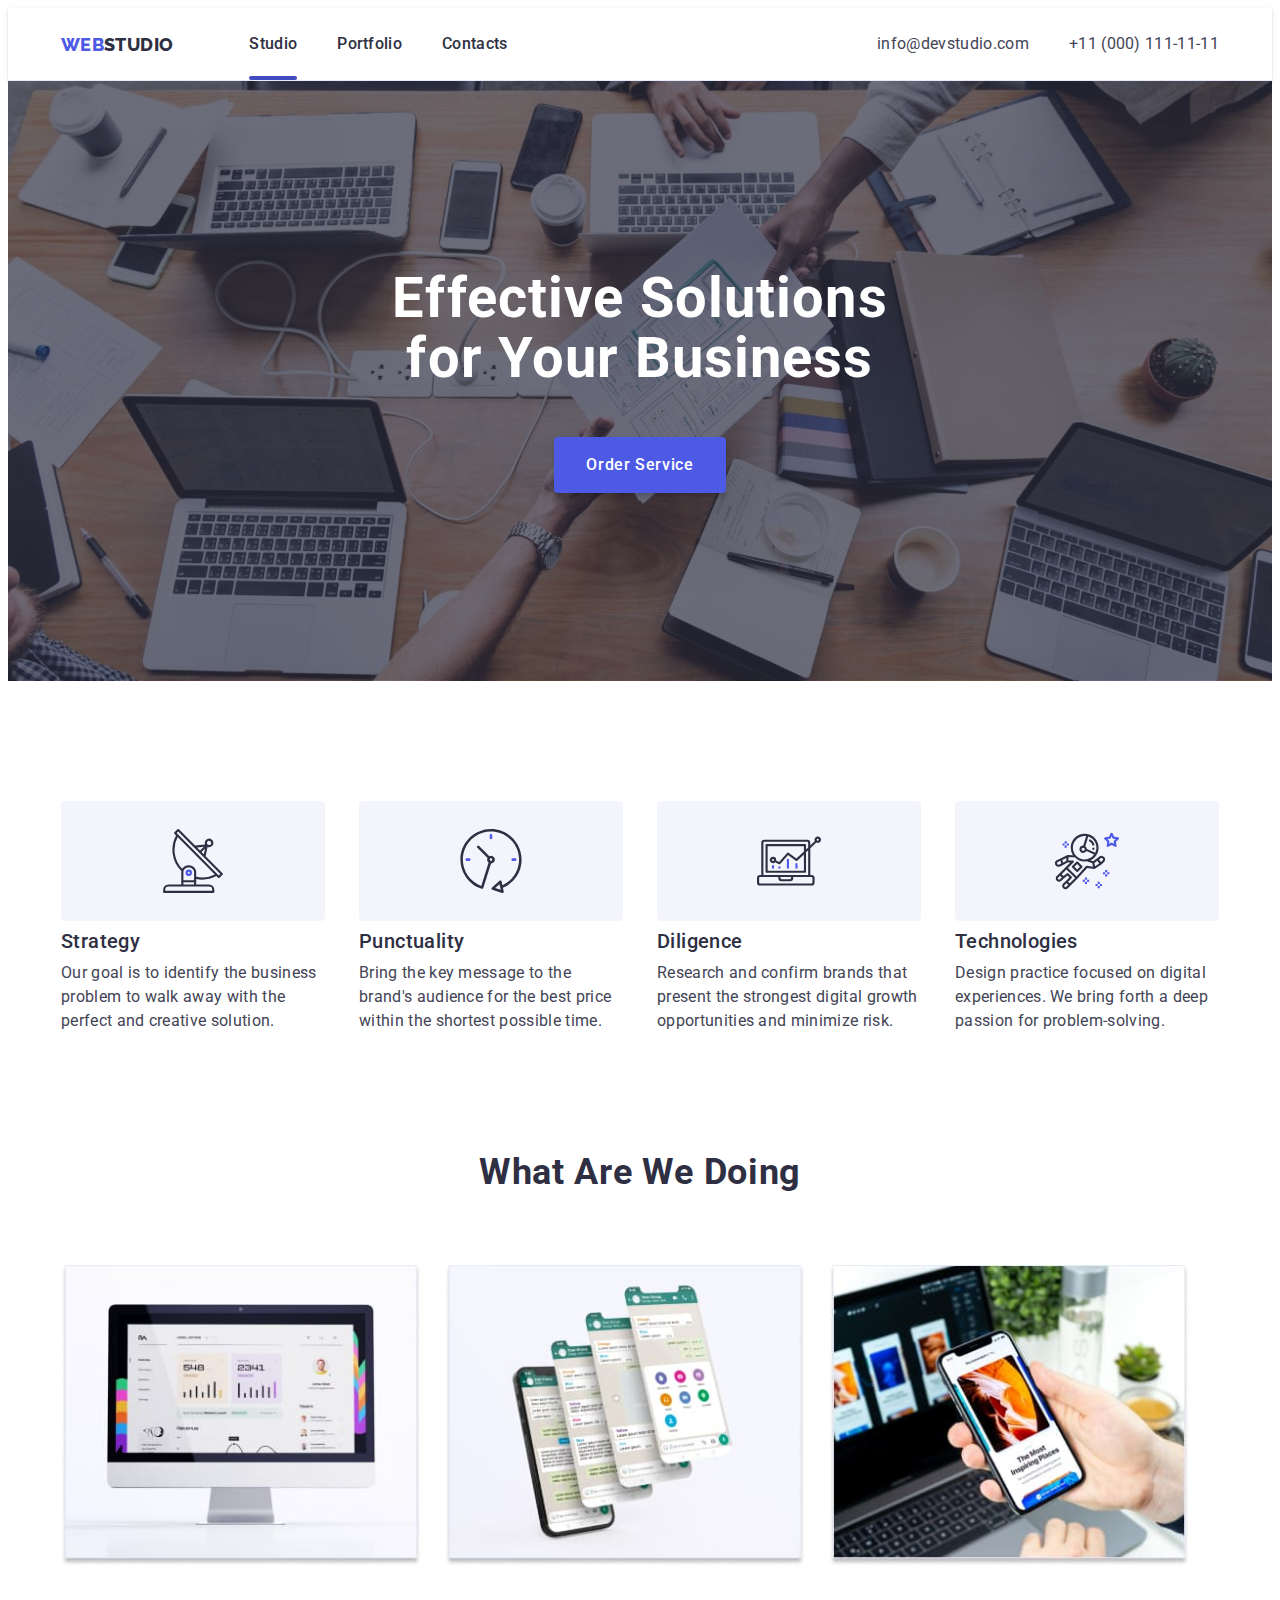
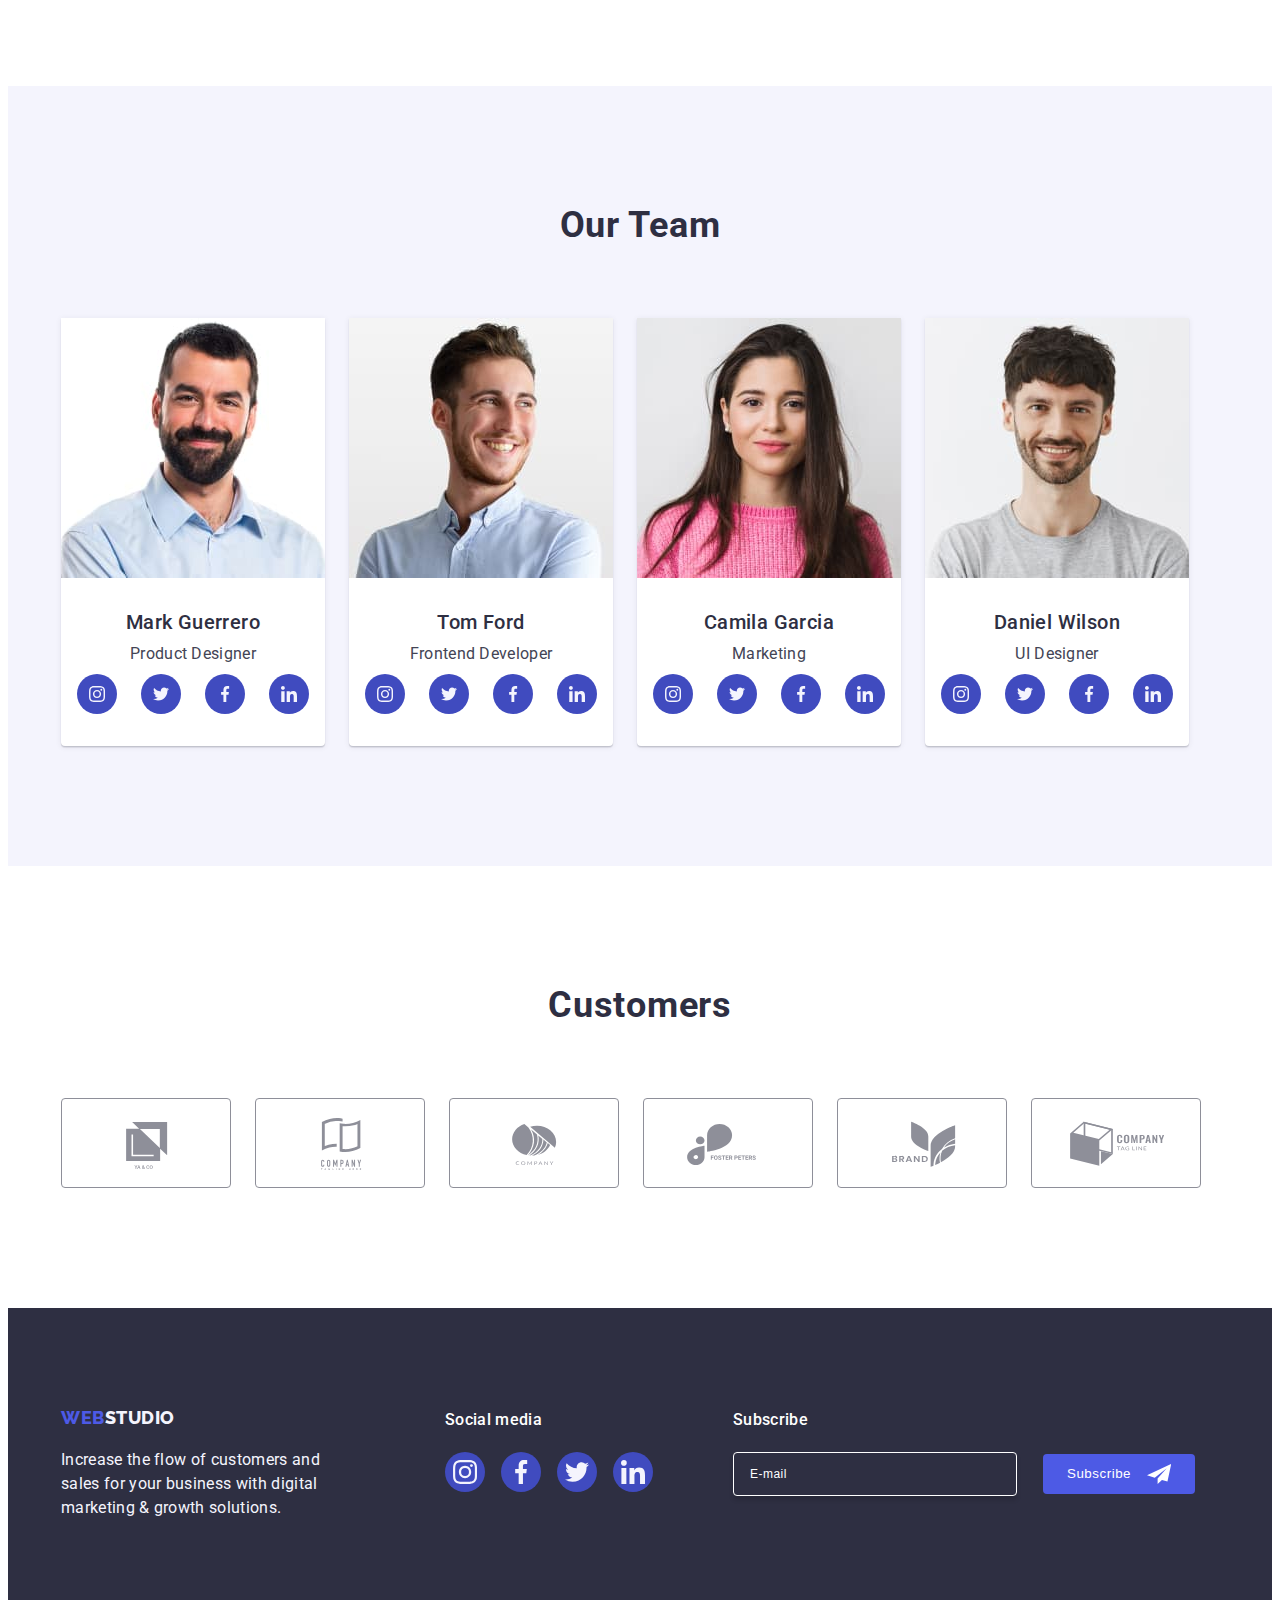
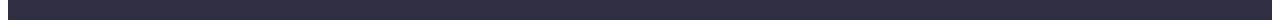
<file: index.html>
<!DOCTYPE html>
<html lang="en">
  <head>
    <meta charset="UTF-8" />
    <meta http-equiv="X-UA-Compatible" content="IE=edge" />
    <meta name="viewport" content="width=device-width, initial-scale=1.0" />
    <title>WebStudio</title>
    <link
      rel="stylesheet"
      href="https://cdnjs.cloudflare.com/ajax/libs/modern-normalize/2.0.0/modern-normalize.css"
      integrity="sha512-gA2Bvu0/hw4oj0Lp8ZHjK+o3S4BE5m8d/wNVy6ktKLhHKPpWLQwv9ixzuWirWOakoJqlBdePq2NhoCaUOQ5npQ=="
      crossorigin="anonymous"
      referrerpolicy="no-referrer"
    />
    <link rel="stylesheet" href="./css/styles.css" />
    <link rel="preconnect" href="https://fonts.googleapis.com" />
    <link rel="preconnect" href="https://fonts.gstatic.com" crossorigin />
    <link
      href="https://fonts.googleapis.com/css2?family=Raleway:wght@800&family=Roboto:wght@400;500;700;900&display=swap"
      rel="stylesheet"
    />
  </head>
  <body>
    <header class="header">
      <div class="container header-wrapper">
        <nav class="nav">
          <a href="./index.html" class="logo-header"
            ><span class="web">web</span>studio</a
          >
          <ul class="site-nav">
            <li>
              <a class="link" href="./index.html">Studio</a>
              <div class="underline"></div>
            </li>
            <li><a class="link" href="./portfolio.html">Portfolio</a></li>
            <li><a class="link" href="#">Contacts</a></li>
          </ul>
        </nav>
        <address class="contact-links">
          <ul class="address">
            <li>
              <a class="contact" href="mailto:info@devstudio.com"
                >info@devstudio.com</a
              >
            </li>
            <li>
              <a class="contact" href="tel:+110001111111"
                >+11 (000) 111-11-11</a
              >
            </li>
          </ul>
        </address>
      </div>
    </header>
    <main>
      <section class="first-section section">
        <div class="container">
          <h1 class="header-primary">
            Effective Solutions <br />
            for Your Business
          </h1>
          <button class="button-main-page" type="button" data-modal-open>
            Order Service
          </button>
        </div>
      </section>
      <section class="section second-section">
        <div class="container">
          <h2 class="visually-hidden">index</h2>
          <ul class="our-values">
            <li class="our-values-list-item">
              <div class="icon-our-values">
                <svg
                  xmlns="http://www.w3.org/2000/svg"
                  width="64px"
                  height="64px"
                  class="our-values-icon"
                >
                  <use href="./images/icons.svg#icon-antenna-1"></use>
                </svg>
              </div>
              <h3 class="header-tertiary">Strategy</h3>
              <p class="text">
                Our goal is to identify the business problem to walk away with
                the perfect and creative solution.
              </p>
            </li>
            <li class="our-values-list-item">
              <div class="icon-our-values">
                <svg
                  xmlns="http://www.w3.org/2000/svg"
                  width="64px"
                  height="64px"
                  class="our-values-icon"
                >
                  <use href="./images/icons.svg#icon-clock-1"></use>
                </svg>
              </div>
              <h3 class="header-tertiary">Punctuality</h3>
              <p class="text">
                Bring the key message to the brand's audience for the best price
                within the shortest possible time.
              </p>
            </li>
            <li class="our-values-list-item">
              <div class="icon-our-values">
                <svg
                  xmlns="http://www.w3.org/2000/svg"
                  width="64px"
                  height="64px"
                  class="our-values-icon"
                >
                  <use href="./images/icons.svg#icon-diagram-1"></use>
                </svg>
              </div>
              <h3 class="header-tertiary">Diligence</h3>
              <p class="text">
                Research and confirm brands that present the strongest digital
                growth opportunities and minimize risk.
              </p>
            </li>
            <li class="our-values-list-item">
              <div class="icon-our-values">
                <svg
                  xmlns="http://www.w3.org/2000/svg"
                  width="64px"
                  height="64px"
                  class="our-values-icon"
                >
                  <use href="./images/icons.svg#icon-astronaut-1"></use>
                </svg>
              </div>
              <h3 class="header-tertiary">Technologies</h3>
              <p class="text">
                Design practice focused on digital experiences. We bring forth a
                deep passion for problem-solving.
              </p>
            </li>
          </ul>
        </div>
      </section>
      <section class="section third-section">
        <div class="container">
          <h2 class="header-secondary">What are we doing</h2>
          <ul class="header-secondary-list">
            <li class="photo">
              <img
                src="images/img1.jpg"
                alt="a computer monitor displaying some data"
                width="360"
                height="300"
              />
            </li>
            <li class="photo">
              <img
                src="images/img2.jpg"
                alt="a smartphone with four separate whatsapp's conversations"
                width="360"
                height="300"
              />
            </li>
            <li class="photo">
              <img
                src="images/img3.jpg"
                alt="a hand holding a smartphone above a laptop"
                width="360"
                height="300"
              />
            </li>
          </ul>
        </div>
      </section>
      <section class="fourth-section section">
        <div class="container">
          <h2 class="header-secondary">Our team</h2>
          <ul class="team">
            <li class="employees">
              <img
                src="images/img4.jpg"
                alt="a bearded man wearing shirt"
                width="264"
                height="260"
              />
              <div class="card-content">
                <h3 class="name">Mark Guerrero</h3>
                <p class="profession">Product Designer</p>
                <ul class="our-team-icons-ul">
                  <li class="icons-our-team">
                    <a class="our-team-link" href="#" target="blank">
                      <svg
                        xmlns="http://www.w3.org/2000/svg"
                        width="14px"
                        height="14px"
                        class="icon-our-team"
                      >
                        <use
                          href="./images/icons.svg#icon-instagram-2"
                        ></use></svg
                    ></a>
                  </li>
                  <li class="icons-our-team">
                    <a class="our-team-link" href="#" target="blank">
                      <svg
                        xmlns="http://www.w3.org/2000/svg"
                        width="14px"
                        height="14px"
                        class="icon-our-team"
                      >
                        <use href="./images/icons.svg#icon-twitter-1"></use>
                      </svg>
                    </a>
                  </li>
                  <li class="icons-our-team">
                    <a class="our-team-link" href="#" target="blank">
                      <svg
                        xmlns="http://www.w3.org/2000/svg"
                        width="14px"
                        height="14px"
                        class="icon-our-team"
                      >
                        <use
                          href="./images/icons.svg#icon-facebook-1"
                        ></use></svg
                    ></a>
                  </li>
                  <li class="icons-our-team">
                    <a class="our-team-link" href="#" target="blank">
                      <svg
                        xmlns="http://www.w3.org/2000/svg"
                        width="14px"
                        height="14px"
                        class="icon-our-team"
                      >
                        <use
                          href="./images/icons.svg#icon-linkedin-1"
                        ></use></svg
                    ></a>
                  </li>
                </ul>
              </div>
            </li>
            <li class="employees">
              <img
                src="images/img5.jpg"
                alt="a smiling man not looking into the camera"
                width="264"
                height="260"
              />
              <div class="card-content">
                <h3 class="name">Tom Ford</h3>
                <p class="profession">Frontend Developer</p>
                <ul class="our-team-icons-ul">
                  <li class="icons-our-team">
                    <a class="our-team-link" href="#" target="blank">
                      <svg
                        xmlns="http://www.w3.org/2000/svg"
                        width="14px"
                        height="14px"
                        class="icon-our-team"
                      >
                        <use
                          href="./images/icons.svg#icon-instagram-2"
                        ></use></svg
                    ></a>
                  </li>
                  <li class="icons-our-team">
                    <a class="our-team-link" href="#" target="blank">
                      <svg
                        xmlns="http://www.w3.org/2000/svg"
                        width="14px"
                        height="14px"
                        class="icon-our-team"
                      >
                        <use
                          href="./images/icons.svg#icon-twitter-1"
                        ></use></svg
                    ></a>
                  </li>
                  <li class="icons-our-team">
                    <a class="our-team-link" href="#" target="blank">
                      <svg
                        xmlns="http://www.w3.org/2000/svg"
                        width="14px"
                        height="14px"
                        class="icon-our-team"
                      >
                        <use
                          href="./images/icons.svg#icon-facebook-1"
                        ></use></svg
                    ></a>
                  </li>
                  <li class="icons-our-team">
                    <a class="our-team-link" href="#" target="blank">
                      <svg
                        xmlns="http://www.w3.org/2000/svg"
                        width="14px"
                        height="14px"
                        class="icon-our-team"
                      >
                        <use
                          href="./images/icons.svg#icon-linkedin-1"
                        ></use></svg
                    ></a>
                  </li>
                </ul>
              </div>
            </li>
            <li class="employees">
              <img
                src="images/img6.jpg"
                alt="a woman with dark hair"
                width="264"
                height="260"
              />
              <div class="card-content">
                <h3 class="name">Camila Garcia</h3>
                <p class="profession">Marketing</p>
                <ul class="our-team-icons-ul">
                  <li class="icons-our-team">
                    <a class="our-team-link" href="#" target="blank">
                      <svg
                        xmlns="http://www.w3.org/2000/svg"
                        width="14px"
                        height="14px"
                        class="icon-our-team"
                      >
                        <use
                          href="./images/icons.svg#icon-instagram-2"
                        ></use></svg
                    ></a>
                  </li>
                  <li class="icons-our-team">
                    <a class="our-team-link" href="#" target="blank">
                      <svg
                        xmlns="http://www.w3.org/2000/svg"
                        width="14px"
                        height="14px"
                        class="icon-our-team"
                      >
                        <use
                          href="./images/icons.svg#icon-twitter-1"
                        ></use></svg
                    ></a>
                  </li>
                  <li class="icons-our-team">
                    <a class="our-team-link" href="#" target="blank">
                      <svg
                        xmlns="http://www.w3.org/2000/svg"
                        class="icon-our-team"
                        width="14px"
                        height="14px"
                      >
                        <use
                          href="./images/icons.svg#icon-facebook-1"
                        ></use></svg
                    ></a>
                  </li>
                  <li class="icons-our-team">
                    <a class="our-team-link" href="#" target="blank">
                      <svg
                        xmlns="http://www.w3.org/2000/svg"
                        width="14px"
                        height="14px"
                        class="icon-our-team"
                      >
                        <use
                          href="./images/icons.svg#icon-linkedin-1"
                        ></use></svg
                    ></a>
                  </li>
                </ul>
              </div>
            </li>
            <li class="employees">
              <img
                src="images/img7.jpg"
                alt="a smiling man wearing a T-shirt"
                width="264"
                height="260"
              />
              <div class="card-content">
                <h3 class="name">Daniel Wilson</h3>
                <p class="profession">UI Designer</p>
                <ul class="our-team-icons-ul">
                  <li class="icons-our-team">
                    <a class="our-team-link" href="#" target="blank">
                      <svg
                        xmlns="http://www.w3.org/2000/svg"
                        class="icon-our-team"
                      >
                        <use
                          href="./images/icons.svg#icon-instagram-2"
                        ></use></svg
                    ></a>
                  </li>
                  <li class="icons-our-team">
                    <a class="our-team-link" href="#" target="blank">
                      <svg
                        xmlns="http://www.w3.org/2000/svg"
                        width="14px"
                        height="14px"
                        class="icon-our-team"
                      >
                        <use
                          href="./images/icons.svg#icon-twitter-1"
                        ></use></svg
                    ></a>
                  </li>
                  <li class="icons-our-team">
                    <a class="our-team-link" href="#" target="blank">
                      <svg
                        xmlns="http://www.w3.org/2000/svg"
                        width="14px"
                        height="14px"
                        class="icon-our-team"
                      >
                        <use
                          href="./images/icons.svg#icon-facebook-1"
                        ></use></svg
                    ></a>
                  </li>
                  <li class="icons-our-team">
                    <a class="our-team-link" href="#" target="blank">
                      <svg
                        xmlns="http://www.w3.org/2000/svg"
                        width="14px"
                        height="14px"
                        class="icon-our-team"
                      >
                        <use
                          href="./images/icons.svg#icon-linkedin-1"
                        ></use></svg
                    ></a>
                  </li>
                </ul>
              </div>
            </li>
          </ul>
        </div>
      </section>
      <section class="section fifth-section">
        <div class="container">
          <h2 class="header-secondary">Customers</h2>
          <ul class="icons-customers">
            <li>
              <a class="customers-icons-link" href="#" target="blank">
                <svg
                  class="customers-icon"
                  xmlns="http://www.w3.org/2000/svg"
                  width="168px"
                  height="88px"
                >
                  <use href="./images/icons.svg#icon-Client-1"></use></svg
              ></a>
            </li>
            <li>
              <a class="customers-icons-link" href="#" target="blank">
                <svg
                  class="customers-icon"
                  xmlns="http://www.w3.org/2000/svg"
                  width="168px"
                  height="88px"
                >
                  <use href="./images/icons.svg#icon-Client-2"></use></svg
              ></a>
            </li>
            <li>
              <a class="customers-icons-link" href="#" target="blank">
                <svg
                  class="customers-icon"
                  xmlns="http://www.w3.org/2000/svg"
                  width="168px"
                  height="88px"
                >
                  <use href="./images/icons.svg#icon-Client-3"></use></svg
              ></a>
            </li>
            <li>
              <a class="customers-icons-link" href="#" target="blank">
                <svg
                  class="customers-icon"
                  xmlns="http://www.w3.org/2000/svg"
                  width="168px"
                  height="88px"
                >
                  <use href="./images/icons.svg#icon-Client-4"></use></svg
              ></a>
            </li>
            <li>
              <a class="customers-icons-link" href="#" target="blank">
                <svg
                  class="customers-icon"
                  xmlns="http://www.w3.org/2000/svg"
                  width="168px"
                  height="88px"
                >
                  <use href="./images/icons.svg#icon-Client-5"></use></svg
              ></a>
            </li>
            <li>
              <a class="customers-icons-link" href="#" target="blank">
                <svg
                  class="customers-icon"
                  xmlns="http://www.w3.org/2000/svg"
                  width="168px"
                  height="88px"
                >
                  <use href="./images/icons.svg#icon-Client-6"></use></svg
              ></a>
            </li>
          </ul>
        </div>
      </section>
    </main>
    <footer class="footer">
      <div class="container footer-div">
        <div class="footer-first-part">
          <a href="./index.html" class="logo-footer"
            ><span class="web">web</span>studio</a
          >
          <p class="text-footer">
            Increase the flow of customers and sales for your business with
            digital marketing & growth solutions.
          </p>
        </div>
        <div>
          <p class="header-footer">Social media</p>
          <ul class="footer-list">
            <li class="list-footer-item">
              <a class="footer-link" href="#">
                <svg
                  xmlns="http://www.w3.org/2000/svg"
                  width="24px"
                  height="24px"
                  class="icon-social-footer"
                >
                  <use href="./images/icons.svg#icon-instagram-2"></use></svg
              ></a>
            </li>
            <li class="list-footer-item">
              <a class="footer-link" href="#">
                <svg
                  xmlns="http://www.w3.org/2000/svg"
                  width="24px"
                  height="24px"
                  class="icon-social-footer"
                >
                  <use href="./images/icons.svg#icon-facebook-1"></use></svg
              ></a>
            </li>
            <li class="list-footer-item">
              <a class="footer-link" href="#">
                <svg
                  xmlns="http://www.w3.org/2000/svg"
                  width="24px"
                  height="24px"
                  class="icon-social-footer"
                >
                  <use href="./images/icons.svg#icon-twitter-1"></use></svg
              ></a>
            </li>
            <li class="list-footer-item">
              <a class="footer-link" href="#">
                <svg
                  xmlns="http://www.w3.org/2000/svg"
                  width="24px"
                  height="24px"
                  class="icon-social-footer"
                >
                  <use href="./images/icons.svg#icon-linkedin-1"></use></svg
              ></a>
            </li>
          </ul>
        </div>
        <div class="subscribe">
          <p class="header-footer">Subscribe</p>
          <form>
            <label for="user_email"></label>
            <input
              class="input-footer"
              type="email"
              name="email"
              id="user_email"
              placeholder="E-mail"
            />
            <button class="button-footer" type="submit">
              Subscribe
              <svg
                xmlns="http://www.w3.org/2000/svg"
                width="24"
                height="24"
                class="icon-subscribe"
              >
                <use href="./images/icons.svg#icon-icon-send"></use>
              </svg>
            </button>
          </form>
        </div>
      </div>
    </footer>
    <div class="backdrop is-hidden" data-modal>
      <div class="modal">
        <button type="button" class="modal-close" data-modal-close>
          <svg width="8px" height="8px">
            <use href="./images/icons.svg#icon-close-black-18dp-2-1"></use>
          </svg>
        </button>
        <form autocomplete="on" class="form-style" name="contacts">
          <p class="modal-header">
            Leave your contacts and we will call you back
          </p>
          <div class="modal-input">
            <div class="modal-input-style">
              <label for="name" class="first-label labels"> Name </label>
              <input
                class="input-style"
                id="name"
                type="text"
                name="name"
                required
              />
              <svg width="18" height="18" class="icons-modal">
                <use href="./images/icons.svg#icon-person-black-18dp-1"></use>
              </svg>
            </div>
            <div class="modal-input-style">
              <label for="phone" class="second-label labels">Phone</label>
              <input
                class="input-style"
                id="phone"
                type="number"
                name="phone-number"
                required
              />
              <svg width="18" height="24" class="icons-modal">
                <use href="./images/icons.svg#icon-phone-black-18dp-1"></use>
              </svg>
            </div>
            <div class="modal-input-style">
              <label for="mail" class="third-label labels">E-mail</label>
              <input
                class="input-style"
                id="mail"
                type="email"
                name="e-mail-address"
                required
              />
              <svg width="18" height="24" class="icons-modal">
                <use href="./images/icons.svg#icon-email-black-18dp-1"></use>
              </svg>
            </div>
            <label for="comment" class="last-label labels">Comment</label>
            <textarea
              id="comment"
              name="comment"
              placeholder="Text input"
              class="textarea"
            ></textarea>
          </div>
          <label class="checkbox-label">
            <input
              class="hidden-checkbox"
              type="checkbox"
              name="accept"
              required
            />
            <svg class="checkbox-icon-default" width="16px" height="15px">
              <use href="./images/icons.svg#icon-Property-1Default"></use>
            </svg>
            <svg class="checkbox-icon-click" width="16px" height="15px">
              <use href="./images/icons.svg#icon-Property-1click"></use>
            </svg>
            <p class="checkbox-text">
              I accept the terms and conditions of the
              <a href="#">Privacy Policy</a>
            </p>
          </label>
          <button type="submit" class="modal-button">Send</button>
        </form>
      </div>
    </div>
    <script src="./js/modal.js"></script>
  </body>
</html>
</file>
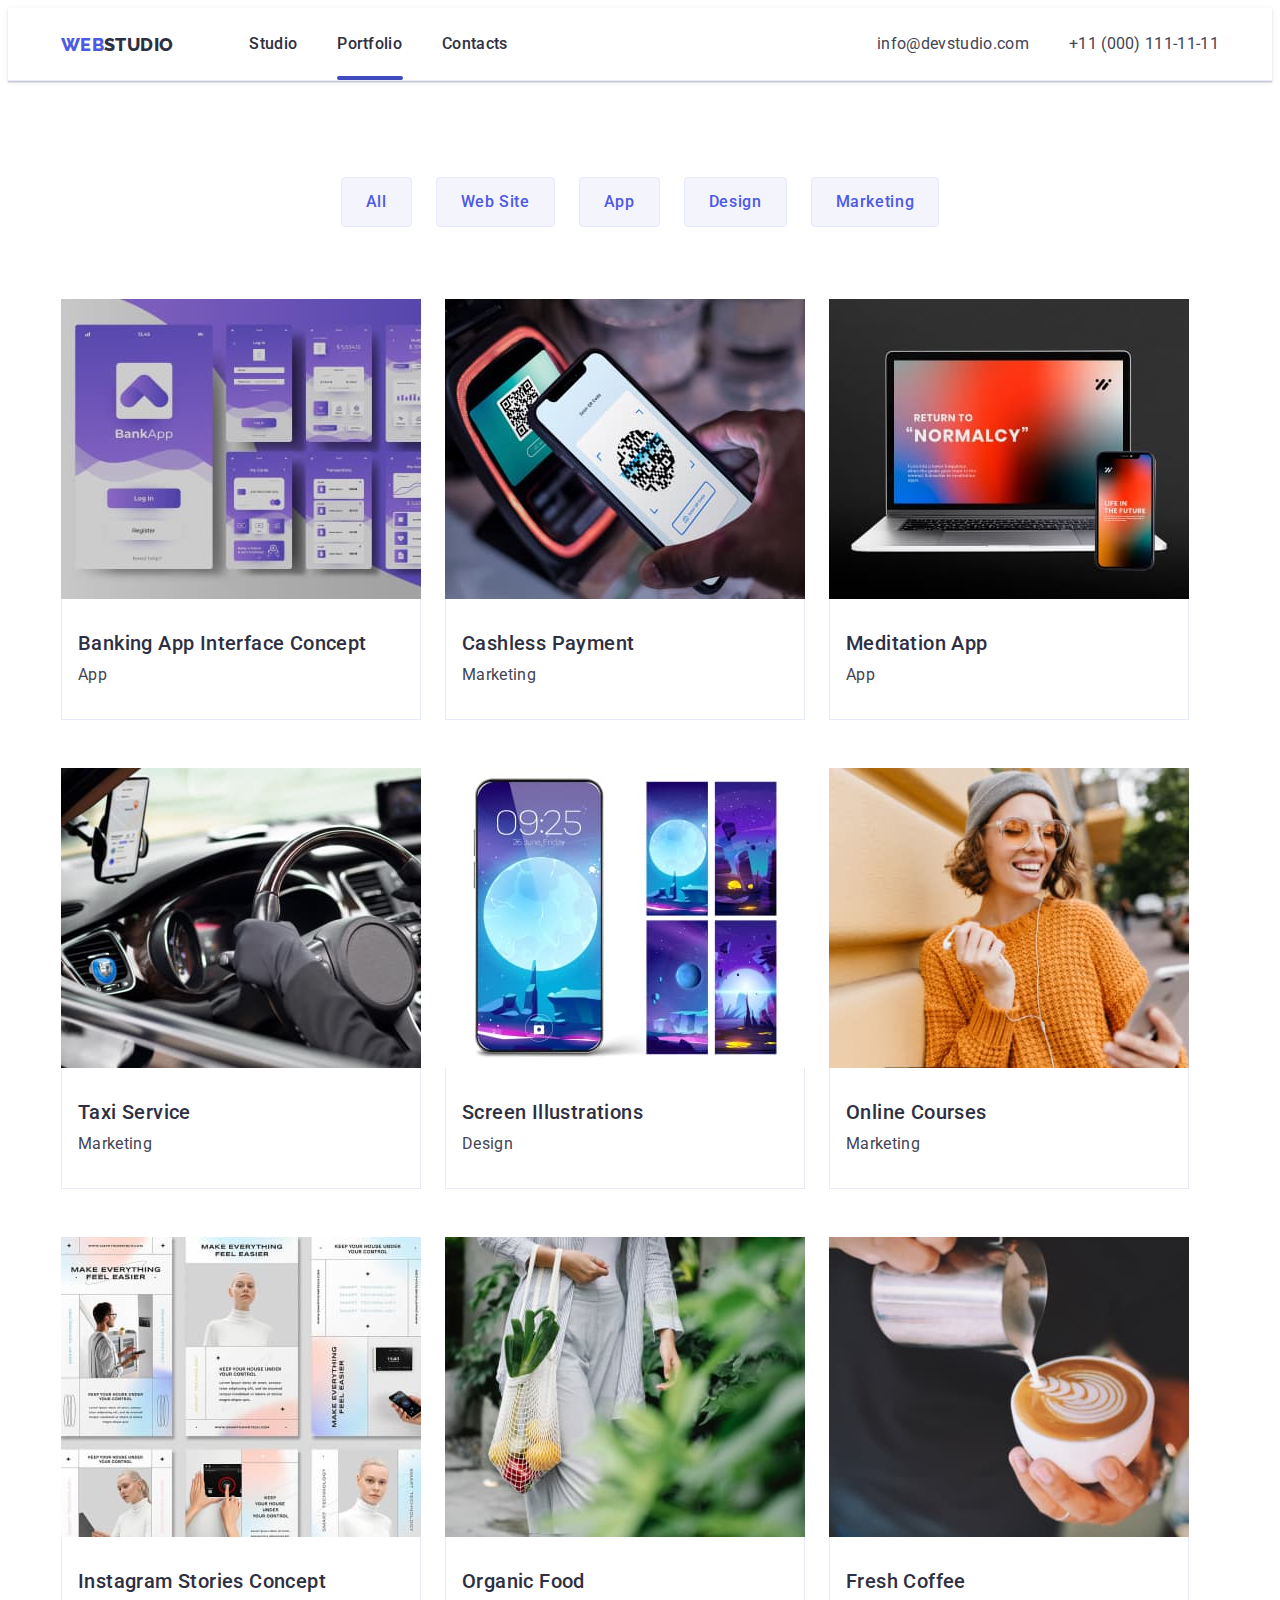
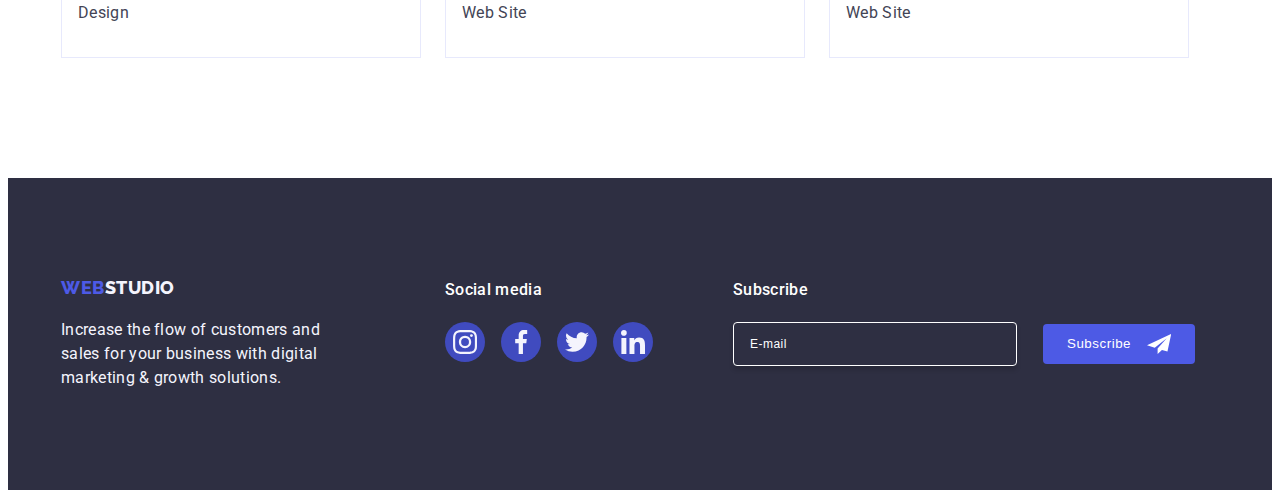
<file: portfolio.html>
<!DOCTYPE html>
<html lang="en">
  <head>
    <meta charset="UTF-8" />
    <meta name="viewport" content="width=device-width, initial-scale=1.0" />
    <title>Portfolio</title>
    <link
      rel="stylesheet"
      href="https://cdnjs.cloudflare.com/ajax/libs/modern-normalize/2.0.0/modern-normalize.css"
      integrity="sha512-gA2Bvu0/hw4oj0Lp8ZHjK+o3S4BE5m8d/wNVy6ktKLhHKPpWLQwv9ixzuWirWOakoJqlBdePq2NhoCaUOQ5npQ=="
      crossorigin="anonymous"
      referrerpolicy="no-referrer"
    />
    <link rel="stylesheet" href="./css/styles.css" />
    <link rel="preconnect" href="https://fonts.googleapis.com" />
    <link rel="preconnect" href="https://fonts.gstatic.com" crossorigin />
    <link
      href="https://fonts.googleapis.com/css2?family=Raleway:wght@800&family=Roboto:wght@400;500;700;900&display=swap"
      rel="stylesheet"
    />
  </head>
  <body>
    <header class="header">
      <div class="container header-wrapper">
        <nav class="nav">
          <a href="./index.html" class="logo-header"
            ><span class="web">web</span>studio</a
          >
          <ul class="site-nav">
            <li><a class="link" href="./index.html">Studio</a></li>
            <li>
              <a class="link" href="./portfolio.html">Portfolio</a>
              <div class="underline-portfolio"></div>
            </li>
            <li><a class="link" href="#">Contacts</a></li>
          </ul>
        </nav>
        <div class="contact-links">
          <address>
            <ul class="address">
              <li>
                <a class="contact" href="mailto:info@devstudio.com"
                  >info@devstudio.com</a
                >
              </li>
              <li>
                <a class="contact" href="tel:+110001111111"
                  >+11 (000) 111-11-11</a
                >
              </li>
            </ul>
          </address>
        </div>
      </div>
    </header>
    <main>
      <section class="portfolio-section">
        <div class="container">
          <h1 class="visually-hidden">portfolio</h1>
          <ul class="buttons">
            <li>
              <button class="filters" type="button">All</button>
            </li>
            <li>
              <button class="filters" type="button">Web Site</button>
            </li>
            <li>
              <button class="filters" type="button">App</button>
            </li>
            <li>
              <button class="filters" type="button">Design</button>
            </li>
            <li>
              <button class="filters" type="button">Marketing</button>
            </li>
          </ul>
          <ul class="card-set">
            <li class="item">
              <a href="" class="item-link">
                <div class="card">
                  <img
                    src="images/img8.jpg"
                    alt="banking app"
                    width="360"
                    height="300"
                  />
                  <div class="overlay">
                    <p>
                      14 Stylish and User-Friendly App Design Concepts · Task
                      Manager App · Calorie Tracker App · Exotic Fruit Ecommerce
                      App · Cloud Storage App
                    </p>
                  </div>
                </div>
                <div class="projects">
                  <h3 class="project-name">Banking App Interface Concept</h3>
                  <p class="project-type">App</p>
                </div>
              </a>
            </li>
            <li class="item">
              <a href="" class="item-link">
                <div class="card">
                  <img
                    src="images/img9.jpg"
                    alt="cashless payment by a smartphone"
                    width="360"
                    height="300"
                  />
                  <div class="overlay">
                    <p>
                      14 Stylish and User-Friendly App Design Concepts · Task
                      Manager App · Calorie Tracker App · Exotic Fruit Ecommerce
                      App · Cloud Storage App
                    </p>
                  </div>
                </div>
                <div class="projects">
                  <h3 class="project-name">Cashless Payment</h3>
                  <p class="project-type">Marketing</p>
                </div>
              </a>
            </li>
            <li class="item">
              <a href="" class="item-link">
                <div class="card">
                  <img
                    src="images/img10.jpg"
                    alt="a laptop and a smartphone"
                    width="360"
                    height="300"
                  />
                  <div class="overlay">
                    <p>
                      14 Stylish and User-Friendly App Design Concepts · Task
                      Manager App · Calorie Tracker App · Exotic Fruit Ecommerce
                      App · Cloud Storage App
                    </p>
                  </div>
                </div>
                <div class="projects">
                  <h3 class="project-name">Meditation App</h3>
                  <p class="project-type">App</p>
                </div>
              </a>
            </li>
            <li class="item">
              <a href="" class="item-link">
                <div class="card">
                  <img
                    src="images/img11.jpg"
                    alt="a steering wheel"
                    width="360"
                    height="300"
                  />
                  <div class="overlay">
                    <p>
                      14 Stylish and User-Friendly App Design Concepts · Task
                      Manager App · Calorie Tracker App · Exotic Fruit Ecommerce
                      App · Cloud Storage App
                    </p>
                  </div>
                </div>
                <div class="projects">
                  <h3 class="project-name">Taxi Service</h3>
                  <p class="project-type">Marketing</p>
                </div>
              </a>
            </li>
            <li class="item">
              <a href="" class="item-link">
                <div class="card">
                  <img
                    src="images/img12.jpg"
                    alt="a smartphone screen illustrations"
                    width="360"
                    height="300"
                  />
                  <div class="overlay">
                    <p>
                      14 Stylish and User-Friendly App Design Concepts · Task
                      Manager App · Calorie Tracker App · Exotic Fruit Ecommerce
                      App · Cloud Storage App
                    </p>
                  </div>
                </div>
                <div class="projects">
                  <h3 class="project-name">Screen Illustrations</h3>
                  <p class="project-type">Design</p>
                </div>
              </a>
            </li>
            <li class="item">
              <a href="" class="item-link">
                <div class="card">
                  <img
                    src="images/img13.jpg"
                    alt="a smiling woman holding a headphone and watching something on a smartphone"
                    width="360"
                    height="300"
                  />
                  <div class="overlay">
                    <p>
                      14 Stylish and User-Friendly App Design Concepts · Task
                      Manager App · Calorie Tracker App · Exotic Fruit Ecommerce
                      App · Cloud Storage App
                    </p>
                  </div>
                </div>
                <div class="projects">
                  <h3 class="project-name">Online Courses</h3>
                  <p class="project-type">Marketing</p>
                </div>
              </a>
            </li>
            <li class="item">
              <a href="" class="item-link">
                <div class="card">
                  <img
                    src="images/img14.jpg"
                    alt="six examples of an instagram story"
                    width="360"
                    height="300"
                  />
                  <div class="overlay">
                    <p>
                      14 Stylish and User-Friendly App Design Concepts · Task
                      Manager App · Calorie Tracker App · Exotic Fruit Ecommerce
                      App · Cloud Storage App
                    </p>
                  </div>
                </div>
                <div class="projects">
                  <h3 class="project-name">Instagram Stories Concept</h3>
                  <p class="project-type">Design</p>
                </div>
              </a>
            </li>
            <li class="item">
              <a href="" class="item-link">
                <div class="card">
                  <img
                    src="images/img15.jpg"
                    alt="a person holding a shopping bag with some veggies inside of it"
                    width="360"
                    height="300"
                  />
                  <div class="overlay">
                    <p>
                      14 Stylish and User-Friendly App Design Concepts · Task
                      Manager App · Calorie Tracker App · Exotic Fruit Ecommerce
                      App · Cloud Storage App
                    </p>
                  </div>
                </div>
                <div class="projects">
                  <h3 class="project-name">Organic Food</h3>
                  <p class="project-type">Web Site</p>
                </div>
              </a>
            </li>
            <li class="item">
              <a href="" class="item-link">
                <div class="card">
                  <img
                    src="images/img16.jpg"
                    alt="a barista styling coffee"
                    width="360"
                    height="300"
                  />
                  <div class="overlay">
                    <p>
                      14 Stylish and User-Friendly App Design Concepts · Task
                      Manager App · Calorie Tracker App · Exotic Fruit Ecommerce
                      App · Cloud Storage App
                    </p>
                  </div>
                </div>
                <div class="projects">
                  <h3 class="project-name">Fresh Coffee</h3>
                  <p class="project-type">Web Site</p>
                </div>
              </a>
            </li>
          </ul>
        </div>
      </section>
    </main>
    <footer class="footer">
      <div class="container footer-div">
        <div class="footer-first-part">
          <a href="./index.html" class="logo-footer"
            ><span class="web">web</span>studio</a
          >
          <p class="text-footer">
            Increase the flow of customers and sales for your business with
            digital marketing & growth solutions.
          </p>
        </div>
        <div>
          <p class="header-footer">Social media</p>
          <ul class="footer-list">
            <li class="list-footer-item">
              <a class="footer-link" href="#">
                <svg
                  xmlns="http://www.w3.org/2000/svg"
                  width="24px"
                  height="24px"
                  class="icon-social-footer"
                >
                  <use href="./images/icons.svg#icon-instagram-2"></use></svg
              ></a>
            </li>
            <li class="list-footer-item">
              <a class="footer-link" href="#">
                <svg
                  xmlns="http://www.w3.org/2000/svg"
                  width="24px"
                  height="24px"
                  class="icon-social-footer"
                >
                  <use href="./images/icons.svg#icon-facebook-1"></use></svg
              ></a>
            </li>
            <li class="list-footer-item">
              <a class="footer-link" href="#">
                <svg
                  xmlns="http://www.w3.org/2000/svg"
                  width="24px"
                  height="24px"
                  class="icon-social-footer"
                >
                  <use href="./images/icons.svg#icon-twitter-1"></use></svg
              ></a>
            </li>
            <li class="list-footer-item">
              <a class="footer-link" href="#">
                <svg
                  xmlns="http://www.w3.org/2000/svg"
                  width="24px"
                  height="24px"
                  class="icon-social-footer"
                >
                  <use href="./images/icons.svg#icon-linkedin-1"></use></svg
              ></a>
            </li>
          </ul>
        </div>
        <div class="subscribe">
          <p class="header-footer">Subscribe</p>
          <form>
            <label for="user_email"></label>
            <input
              class="input-footer"
              type="email"
              name="email"
              id="user_email"
              placeholder="E-mail"
            />
            <button class="button-footer" type="submit">
              Subscribe
              <svg
                xmlns="http://www.w3.org/2000/svg"
                width="24"
                height="24"
                class="icon-subscribe"
              >
                <use href="./images/icons.svg#icon-icon-send"></use>
              </svg>
            </button>
          </form>
        </div>
      </div>
    </footer>
  </body>
</html>
</file>
<file: css/styles.css>
:root {
  --color-white: #ffffff;
  --color-navy-blue: #2e2f42;
  --color-iris: #4d5ae5;
  --color-ocean: #404bbf;
  --color-slate: #434455;
  --color-cloud: #f4f4fd;
  --color-cornflower: #e7e9fc;
  --color-green: #31d0aa;
  --color-light-slate: #8e8f99;
  --color-dairy: #fcfcfc;
  --font-main: "Roboto", sans-serif;
  --font-logo: "Raleway", sans-serif;
}

body {
  background-color: var(--color-white);
  font-family: var(--font-main);
  color: var(--color-slate);
}

h1,
h2,
h3,
h4,
h5,
h6,
p {
  margin: 0;
}

img {
  display: block;
  max-width: 100%;
  height: auto;
}

button {
  cursor: pointer;
  border: none;
  border-radius: 4px;
}

ul {
  list-style-type: none;
  padding-left: 0;
  margin: 0;
}

a {
  text-decoration: none;
  color: inherit;
}

.section {
  padding-top: 120px;
  padding-bottom: 120px;
}

.container {
  max-width: 1158px;
  margin: 0 auto;
  padding-inline: 15px;
}

.logo-header {
  color: var(--color-navy-blue);
  font-family: var(--font-logo);
  font-size: 18px;
  font-weight: 800;
  text-decoration: none;
  text-transform: uppercase;
  letter-spacing: 0.02em;
  display: inline-flex;
  align-items: center;
  margin-right: 76px;
}

.web {
  color: var(--color-iris);
}

.site-nav {
  display: inline-flex;
  align-items: flex-start;
  gap: 40px;
  padding: 24px 0;
}

.header {
  border-bottom: 1px solid var(--color-cornflower);
  box-shadow: 0px 1px 6px 0px rgba(46, 47, 66, 0.08),
    0px 1px 1px 0px rgba(46, 47, 66, 0.16),
    0px 2px 1px 0px rgba(46, 47, 66, 0.08);
}

.header-wrapper {
  display: flex;
  align-items: center;
}

.header-wrapper > nav {
  display: flex;
}

.header-wrapper > nav > ul {
  display: flex;
}

.nav {
  display: flex;
  align-items: center;
}

.contact {
  color: var(--color-slate);
  font-size: 16px;
  line-height: 1.5;
  letter-spacing: 0.02em;
  font-style: normal;
}

.contact:hover,
.contact:focus {
  color: var(--color-ocean);
  transition-duration: 250ms;
  transition-timing-function: cubic-bezier(0.4, 0, 0.2, 1);
}

.address {
  display: flex;
  gap: 40px;
}

.contact-links {
  margin-left: auto;
}

.link {
  font-size: 16px;
  color: var(--color-navy-blue);
  font-weight: 500;
  letter-spacing: 0.02em;
  line-height: 1.5;
  padding: 24px 0;
}

.link:hover,
.link:focus {
  color: var(--color-ocean);
  transition-duration: 250ms;
  transition-timing-function: cubic-bezier(0.4, 0, 0.2, 1);
}

.first-section {
  background-color: var(--color-navy-blue);
  background-image: linear-gradient(
      rgba(46, 47, 66, 0.7),
      rgba(46, 47, 66, 0.7)
    ),
    url(../images/people-office.jpg);
  max-width: 1440px;
  background-position: center;
  background-repeat: no-repeat;
  text-align: center;
  padding: 188px 0;
  margin: 0 auto;
}

.header-primary {
  color: var(--color-white);
  font-size: 56px;
  font-weight: 700;
  line-height: 1.07;
  letter-spacing: 0.02em;
  max-width: 496px;
  margin: 0 auto;
  margin-bottom: 48px;
}

.button-main-page {
  font-family: inherit;
  background-color: var(--color-iris);
  color: var(--color-white);
  font-size: 16px;
  font-weight: 500;
  line-height: 1.5;
  letter-spacing: 0.04em;
  display: block;
  padding: 16px 32px;
  align-items: flex-start;
  gap: 10px;
  box-shadow: 0px 4px 4px 0px rgba(0, 0, 0, 0.15);
  min-width: 169px;
  height: 56px;
  margin: 0 auto;
}

.button-main-page:hover,
.button-main-page:focus {
  background-color: var(--color-ocean);
  color: var(--color-white);
  transition-duration: 250ms;
  transition-timing-function: cubic-bezier(0.4, 0, 0.2, 1);
}

.second-section {
  flex-shrink: 0;
}

.our-values {
  display: flex;
  justify-content: space-between;
  gap: 24px;
}

.our-values-list-item {
  width: 264px;
}

.icon-our-values {
  border-radius: 4px;
  background: var(--color-cloud);
  margin-bottom: 8px;
  height: 120px;
  display: flex;
  align-items: center;
  justify-content: center;
}

.header-tertiary {
  color: var(--color-navy-blue);
  font-size: 20px;
  font-weight: 500;
  line-height: 1.2;
  letter-spacing: 0.02em;
  gap: 8px;
  margin: 0 auto;
  margin-bottom: 8px;
}

.text {
  font-size: 16px;
  line-height: 1.5;
  letter-spacing: 0.02em;
}

.third-section {
  padding-top: 0;
}

.header-secondary {
  color: var(--color-navy-blue);
  font-size: 36px;
  font-weight: 700;
  line-height: 1.11;
  letter-spacing: 0.02em;
  text-transform: capitalize;
  text-align: center;
  margin: 0 auto;
  margin-bottom: 72px;
}

.header-secondary-list {
  display: flex;
  gap: 24px;
}

.photo {
  display: inline-flex;
  flex-direction: column;
  align-items: flex-start;
  gap: 24px;
}

.fourth-section {
  background-color: var(--color-cloud);
}

.name {
  color: var(--color-navy-blue);
  font-size: 20px;
  font-weight: 500;
  line-height: 1.2;
  letter-spacing: 0.02em;
  text-align: center;
  margin-bottom: 8px;
}

.profession {
  font-size: 16px;
  line-height: 1.5;
  letter-spacing: 0.02em;
  text-align: center;
  margin-bottom: 8px;
}

.team {
  display: flex;
  gap: 24px;
}

.card-content {
  padding: 32px 16px;
}

.employees {
  text-align: center;
  border-radius: 0px 0px 4px 4px;
  background: var(--color-white);
  box-shadow: 0px 2px 1px 0px rgba(46, 47, 66, 0.08),
    0px 1px 1px 0px rgba(46, 47, 66, 0.16),
    0px 1px 6px 0px rgba(46, 47, 66, 0.08);
}

.our-team-icons-ul {
  display: flex;
  justify-content: space-between;
  align-items: center;
  margin: 0 auto;
}

.icon-our-team {
  fill: var(--color-cloud);
  width: 16px;
  height: 16px;
}

.our-team-link {
  width: 40px;
  height: 40px;
  border-radius: 50%;
  background: var(--color-ocean);
  display: flex;
  align-items: center;
  justify-content: center;
}

.our-team-link:hover,
.our-team-link:focus {
  background: var(--color-green);
  fill: var(--color-cloud);
  border-radius: 50%;
  transition-duration: 250ms;
  transition-timing-function: cubic-bezier(0.4, 0, 0.2, 1);
}

.icons-customers {
  display: flex;
  gap: 24px;
}

.customers-icons-link {
  border: 1px solid var(--color-light-slate);
  border-radius: 4px;
  width: 168px;
  height: 88px;
  display: flex;
  align-items: center;
  justify-content: center;
  fill: var(--color-light-slate);
}

.customers-icons-link:focus,
.customers-icons-link:hover {
  fill: var(--color-ocean);
  border: 1px solid var(--color-ocean);
  transition-duration: 250ms;
  transition-timing-function: cubic-bezier(0.4, 0, 0.2, 1);
}

.footer {
  background-color: var(--color-navy-blue);
  padding: 100px 0;
}

.logo-footer {
  color: var(--color-cloud);
  font-family: var(--font-logo);
  font-size: 18px;
  font-weight: 800;
  line-height: 1.16;
  letter-spacing: 0.03em;
  text-decoration: none;
  text-transform: uppercase;
  display: inline-block;
  height: 24px;
  align-items: center;
  flex-shrink: 0;
  margin-bottom: 16px;
}

.text-footer {
  font-size: 16px;
  line-height: 1.5;
  color: var(--color-cloud);
  letter-spacing: 0.02em;
  width: 264px;
}

.header-footer {
  color: var(--color-white);
  font-weight: 500;
  line-height: 1.5;
  letter-spacing: 0.02em;
  margin-bottom: 20px;
}

.footer-div {
  display: flex;
}

.footer-first-part {
  margin-right: 120px;
}

.footer-list {
  display: flex;
  gap: 16px;
}

.icon-social-footer {
  fill: var(--color-cloud);
  width: 24px;
  height: 24px;
}

.footer-link {
  width: 40px;
  height: 40px;
  border-radius: 50%;
  background: var(--color-ocean);
  display: flex;
  align-items: center;
  justify-content: center;
}

.footer-link:hover,
.footer-link:focus {
  background: var(--color-green);
  border-radius: 50%;
  fill: var(--color-cloud);
  transition-duration: 250ms;
  transition-timing-function: cubic-bezier(0.4, 0, 0.2, 1);
}

.subscribe {
  margin-left: 80px;
}

.input-footer {
  width: 264px;
  height: 40px;
  background: var(--color-navy-blue);
  border-radius: 4px;
  border: 1px solid var(--color-white);
  box-shadow: 0px 4px 4px 0px rgba(0, 0, 0, 0.15);
  padding-left: 16px;
  font-size: 12px;
  line-height: 2;
  letter-spacing: 0.04em;
}

.input-footer::placeholder {
  color: var(--color-white);
}

.button-footer {
  background-color: var(--color-iris);
  color: var(--color-white);
  fill: var(--color-white);
  border-radius: 4px;
  display: inline-flex;
  padding: 8px 24px;
  justify-content: center;
  align-items: center;
  gap: 16px;
  margin-left: 22px;
  font-weight: 500;
  line-height: 1.5;
  letter-spacing: 0.04em;
}

.visually-hidden {
  position: absolute;
  width: 1px;
  height: 1px;
  margin: -1px;
  border: 0;
  padding: 0;

  white-space: nowrap;
  clip-path: inset(100%);
  clip: rect(0 0 0 0);
  overflow: hidden;
}

.portfolio-section {
  padding-top: 96px;
  padding-bottom: 120px;
}

.filters {
  background-color: var(--color-cloud);
  color: var(--color-iris);
  font-size: 16px;
  font-weight: 500;
  line-height: 1.5;
  letter-spacing: 0.04em;
  font-family: inherit;
  text-align: center;
  display: flex;
  padding: 12px 24px;
  align-items: flex-start;
  border: 1px solid var(--color-cornflower);
}

.filters:hover,
.filters:focus {
  color: var(--color-white);
  background-color: var(--color-ocean);
  border: 1px solid transparent;
  box-shadow: 0px 2px 2px 0px rgba(0, 0, 0, 0.12),
    0px 2px 1px 0px rgba(0, 0, 0, 0.08), 0px 3px 1px 0px rgba(0, 0, 0, 0.1);
  transition-duration: 250ms;
  transition-timing-function: cubic-bezier(0.4, 0, 0.2, 1);
}

.buttons {
  display: flex;
  gap: 24px;
  justify-content: center;
  margin-bottom: 72px;
}

.project-name {
  color: var(--color-navy-blue);
  font-size: 20px;
  font-weight: 500;
  line-height: 1.2;
  letter-spacing: 0.02em;
  margin-bottom: 8px;
}

.project-type {
  color: var(--color-slate);
  font-size: 16px;
  line-height: 1.5;
  letter-spacing: 0.02em;
}

.card-set {
  display: flex;
  flex-wrap: wrap;
  gap: 20px;
  column-gap: 24px;
  row-gap: 48px;
}

.item {
  width: calc((100%-48px) / 3);
}

.item-link {
  display: block;
}

.item:hover,
.item:focus {
  box-shadow: 0px 2px 1px 0px rgba(46, 47, 66, 0.08),
    0px 1px 1px 0px rgba(46, 47, 66, 0.16),
    0px 1px 6px 0px rgba(46, 47, 66, 0.08);
  transition-duration: 250ms;
  transition-timing-function: cubic-bezier(0.4, 0, 0.2, 1);
}

.projects {
  padding: 32px 16px;
  border: 1px solid var(--color-cornflower);
  border-top: none;
}

.backdrop {
  display: flex;
  background-color: rgba(46, 47, 66, 0.4);
  position: fixed;
  left: 0;
  right: 0;
  top: 0;
  bottom: 0;
  z-index: 1;
  transform: scale(1);
  transition-duration: 250ms;
  transition-timing-function: cubic-bezier(0.4, 0, 0.2, 1);
}

.is-hidden {
  visibility: hidden;
  opacity: 0;
  transform: scale(0);
  pointer-events: none;
}

.modal-close {
  position: absolute;
  cursor: pointer;
  top: 24px;
  right: 24px;
  width: 24px;
  height: 24px;
  border-radius: 50%;
  border: 1px solid rgba(0, 0, 0, 0.1);
  background-color: var(--color-cornflower);
}

.modal-close:hover,
.modla-close:focus {
  background-color: var(--color-ocean);
  fill: var(--color-white);
  transition-duration: 250ms;
  transition-timing-function: cubic-bezier(0.4, 0, 0.2, 1);
}

.modal {
  position: relative;
  background: var(--color-dairy);
  box-shadow: 0px 2px 1px 0px rgba(0, 0, 0, 0.2),
    0px 1px 3px 0px rgba(0, 0, 0, 0.12), 0px 1px 1px 0px rgba(0, 0, 0, 0.14);
  border-radius: 4px;
  width: 408px;
  height: 584px;
  cursor: auto;
  margin: auto;
}

.form-style {
  display: flex;
  flex-direction: column;
  margin-inline: 24px;
}

.modal-header {
  color: var(--color-navy-blue);
  text-align: center;
  font-weight: 500;
  line-height: 1.5;
  letter-spacing: 0.02em;
  margin-top: 72px;
  margin-bottom: 16px;
}

.modal-input input {
  width: 360px;
  height: 40px;
  background-color: inherit;
  border-radius: 4px;
  border: 1px solid var(--color-navy-blue);
  display: block;
}

.modal-input-style {
  position: relative;
}

.labels {
  color: var(--color-light-slate);
  font-size: 12px;
  line-height: 1.16;
  letter-spacing: 0.04em;
  display: flex;
  margin-bottom: 4px;
}

.second-label {
  margin-top: 8px;
}

.third-label {
  margin-top: 8px;
}

.last-label {
  margin-top: 8px;
}

.input-style {
  padding-left: 38px;
}

.input-style:focus {
  border: none;
  outline: 1px solid var(--color-iris);
  transition-property: outline;
  transition-duration: 250ms;
  transition-timing-function: cubic-bezier(0.4, 0, 0.2, 1);
}

.input-style:focus + svg {
  fill: var(--color-iris);
  transition-duration: 250ms;
  transition-timing-function: cubic-bezier(0.4, 0, 0.2, 1);
}

.modal-input svg {
  position: absolute;
}
.icons-modal {
  top: 28px;
  left: 16px;
  fill: var(--color-navy-blue);
}

.modal-input textarea {
  border-radius: 4px;
  border: 1px solid var(--color-navy-blue);
  width: 360px;
  height: 120px;
  resize: none;
  display: block;
  padding: 8px 16px;
  font-size: 12px;
  line-height: 1.16;
  letter-spacing: 0.04em;
  margin-bottom: 16px;
}

.textarea:focus {
  border: none;
  outline: 1px solid var(--color-iris);
  transition-property: outline;
  transition-duration: 250ms;
  transition-timing-function: cubic-bezier(0.4, 0, 0.2, 1);
}

.checkbox-label {
  font-size: 12px;
  line-height: 1.16;
  letter-spacing: 0.04em;
  color: var(--color-light-slate);
  display: flex;
  align-items: center;
  gap: 8px;
  position: relative;
  margin-bottom: 24px;
}

.checkbox-text a {
  text-decoration-line: underline;
  color: var(--color-iris);
}

.hidden-checkbox {
  appearance: none;
  width: 16px;
  height: 16px;
}

.checkbox-icon-default {
  position: absolute;
  fill: var(--color-white);
  stroke-width: 1px;
  stroke: var(--color-navy-blue);
}

.checkbox-icon-click {
  position: absolute;
  visibility: hidden;
}

.hidden-checkbox:checked ~ .checkbox-icon-click {
  visibility: visible;
}

.modal-button {
  padding: 16px 32px;
  border-radius: 4px;
  background: var(--color-iris);
  box-shadow: 0px 4px 4px 0px rgba(0, 0, 0, 0.15);
  color: var(--color-white);
  text-align: center;
  width: 169px;
  height: 56px;
  font-size: 16px;
  font-weight: 500;
  line-height: 1.5;
  letter-spacing: 0.04em;
  margin: 0 auto;
}

.underline {
  position: relative;
  top: 20px;
}

.underline::after {
  content: "";
  position: absolute;
  left: 0px;
  display: block;
  width: 48px;
  height: 4px;
  background-color: var(--color-ocean);
  border-radius: 2px;
}

.underline-portfolio {
  position: relative;
  top: 20px;
}

.underline-portfolio::after {
  content: "";
  position: absolute;
  left: 0px;
  display: block;
  width: 66px;
  height: 4px;
  background-color: var(--color-ocean);
  border-radius: 2px;
}

.card {
  position: relative;
  margin: 0 auto;
  overflow: hidden;
}

.overlay {
  position: absolute;
  top: 0;
  left: 0;
  width: 100%;
  height: 100%;
  background-color: var(--color-iris);
  transform: translateY(100%);
  transition-duration: 250ms;
  transition-timing-function: cubic-bezier(0.4, 0, 0.2, 1);
}

.item:hover .overlay {
  transform: translateY(0);
  transition-duration: 250ms;
  transition-timing-function: cubic-bezier(0.4, 0, 0.2, 1);
}

.item-link:focus .overlay {
  transform: translateY(0);
  transition-duration: 250ms;
  transition-timing-function: cubic-bezier(0.4, 0, 0.2, 1);
}

.overlay p {
  color: var(--color-cloud);
  margin: 0 auto;
  font-size: 16px;
  line-height: 1.5;
  text-align: left;
  vertical-align: top;
  letter-spacing: 0.02;
  padding-inline: 32px;
  padding-top: 40px;
}
</file>
